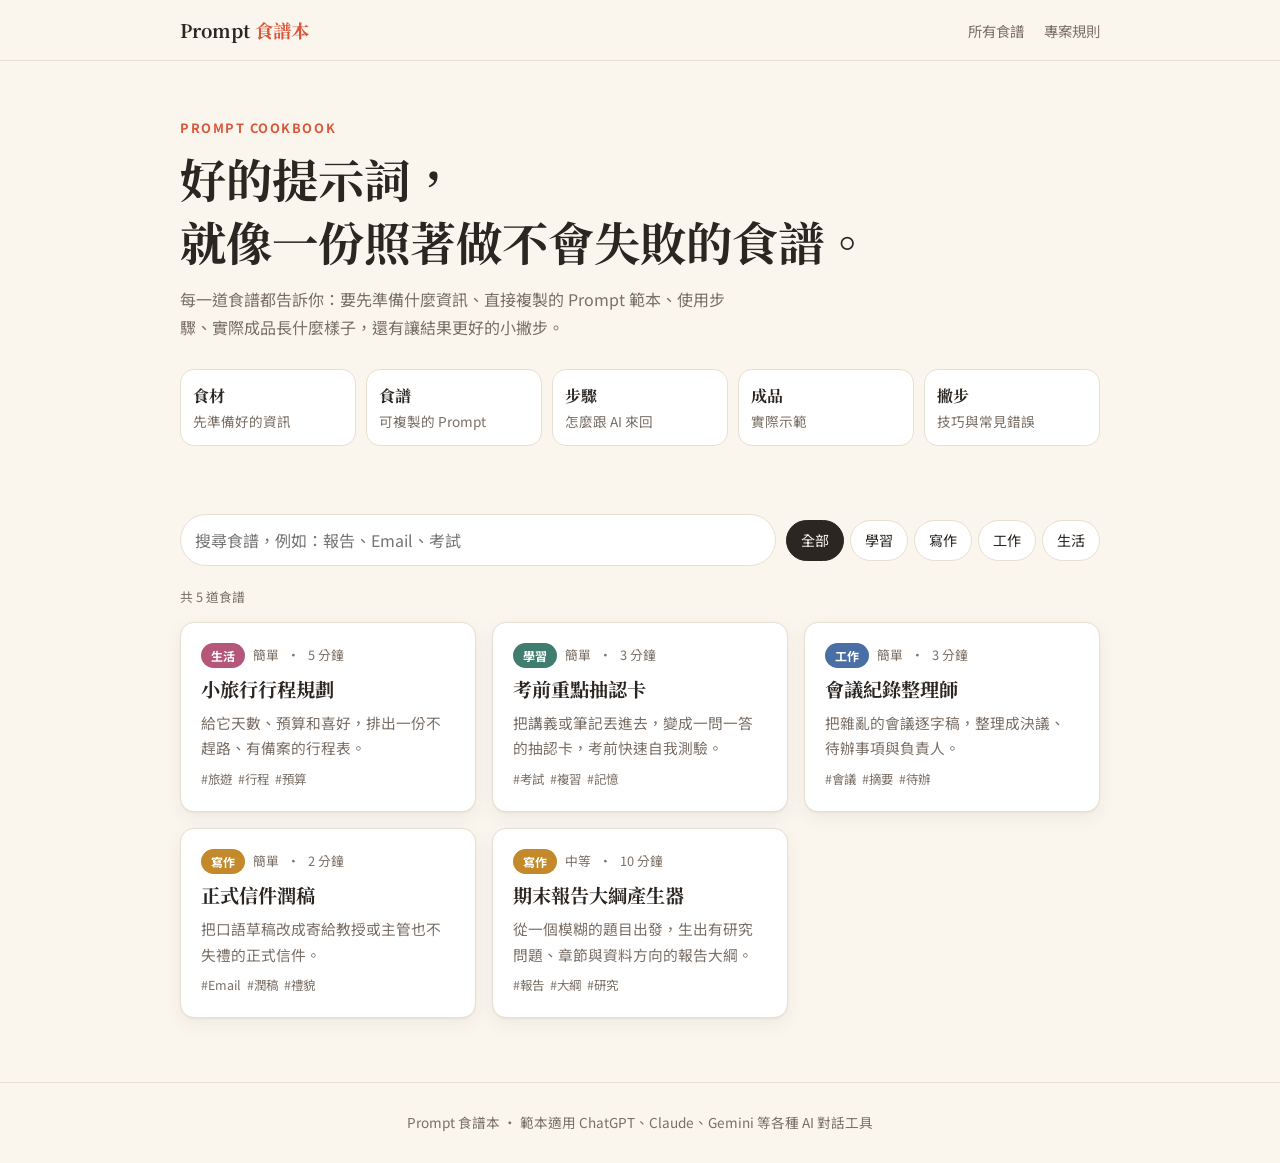
<file: index.html>
<!doctype html>
<html lang="zh-Hant-TW">
<head>
  <meta charset="utf-8">
  <meta name="viewport" content="width=device-width, initial-scale=1">
  <title>Prompt 食譜本</title>
  <meta name="description" content="給大學生的提示詞範本食譜：準備好食材、照著步驟，就能讓 AI 幫你做出好成品。">
  <link rel="preconnect" href="https://fonts.googleapis.com">
  <link rel="preconnect" href="https://fonts.gstatic.com" crossorigin>
  <link href="https://fonts.googleapis.com/css2?family=Noto+Sans+TC:wght@400;700&family=Noto+Serif+TC:wght@700&display=swap" rel="stylesheet">
  <link rel="stylesheet" href="assets/style.css">
</head>
<body>
  <header class="site-header">
    <div class="wrap">
      <a class="logo" href="index.html">Prompt <span>食譜本</span></a>
      <nav>
        <a href="#recipes">所有食譜</a>
        <a href="CLAUDE.md">專案規則</a>
      </nav>
    </div>
  </header>

  <main class="wrap">
    <section class="hero">
      <div class="eyebrow">PROMPT COOKBOOK</div>
      <h1>好的提示詞，<br>就像一份照著做不會失敗的食譜。</h1>
      <p>每一道食譜都告訴你：要先準備什麼資訊、直接複製的 Prompt 範本、使用步驟、實際成品長什麼樣子，還有讓結果更好的小撇步。</p>
      <div class="legend">
        <div><b>食材</b><span>先準備好的資訊</span></div>
        <div><b>食譜</b><span>可複製的 Prompt</span></div>
        <div><b>步驟</b><span>怎麼跟 AI 來回</span></div>
        <div><b>成品</b><span>實際示範</span></div>
        <div><b>撇步</b><span>技巧與常見錯誤</span></div>
      </div>
    </section>

    <section id="recipes">
      <div class="toolbar">
        <input id="search" class="search" type="search" placeholder="搜尋食譜，例如：報告、Email、考試" aria-label="搜尋食譜">
        <div id="chips" class="chips" role="group" aria-label="分類篩選"></div>
      </div>
      <p id="count" class="meta"></p>
      <div id="recipe-grid" class="grid"></div>
    </section>
  </main>

  <footer class="site-footer">
    <div class="wrap">Prompt 食譜本 · 範本適用 ChatGPT、Claude、Gemini 等各種 AI 對話工具</div>
  </footer>

  <script src="assets/recipes.js"></script>
  <script src="assets/main.js"></script>
</body>
</html>
</file>
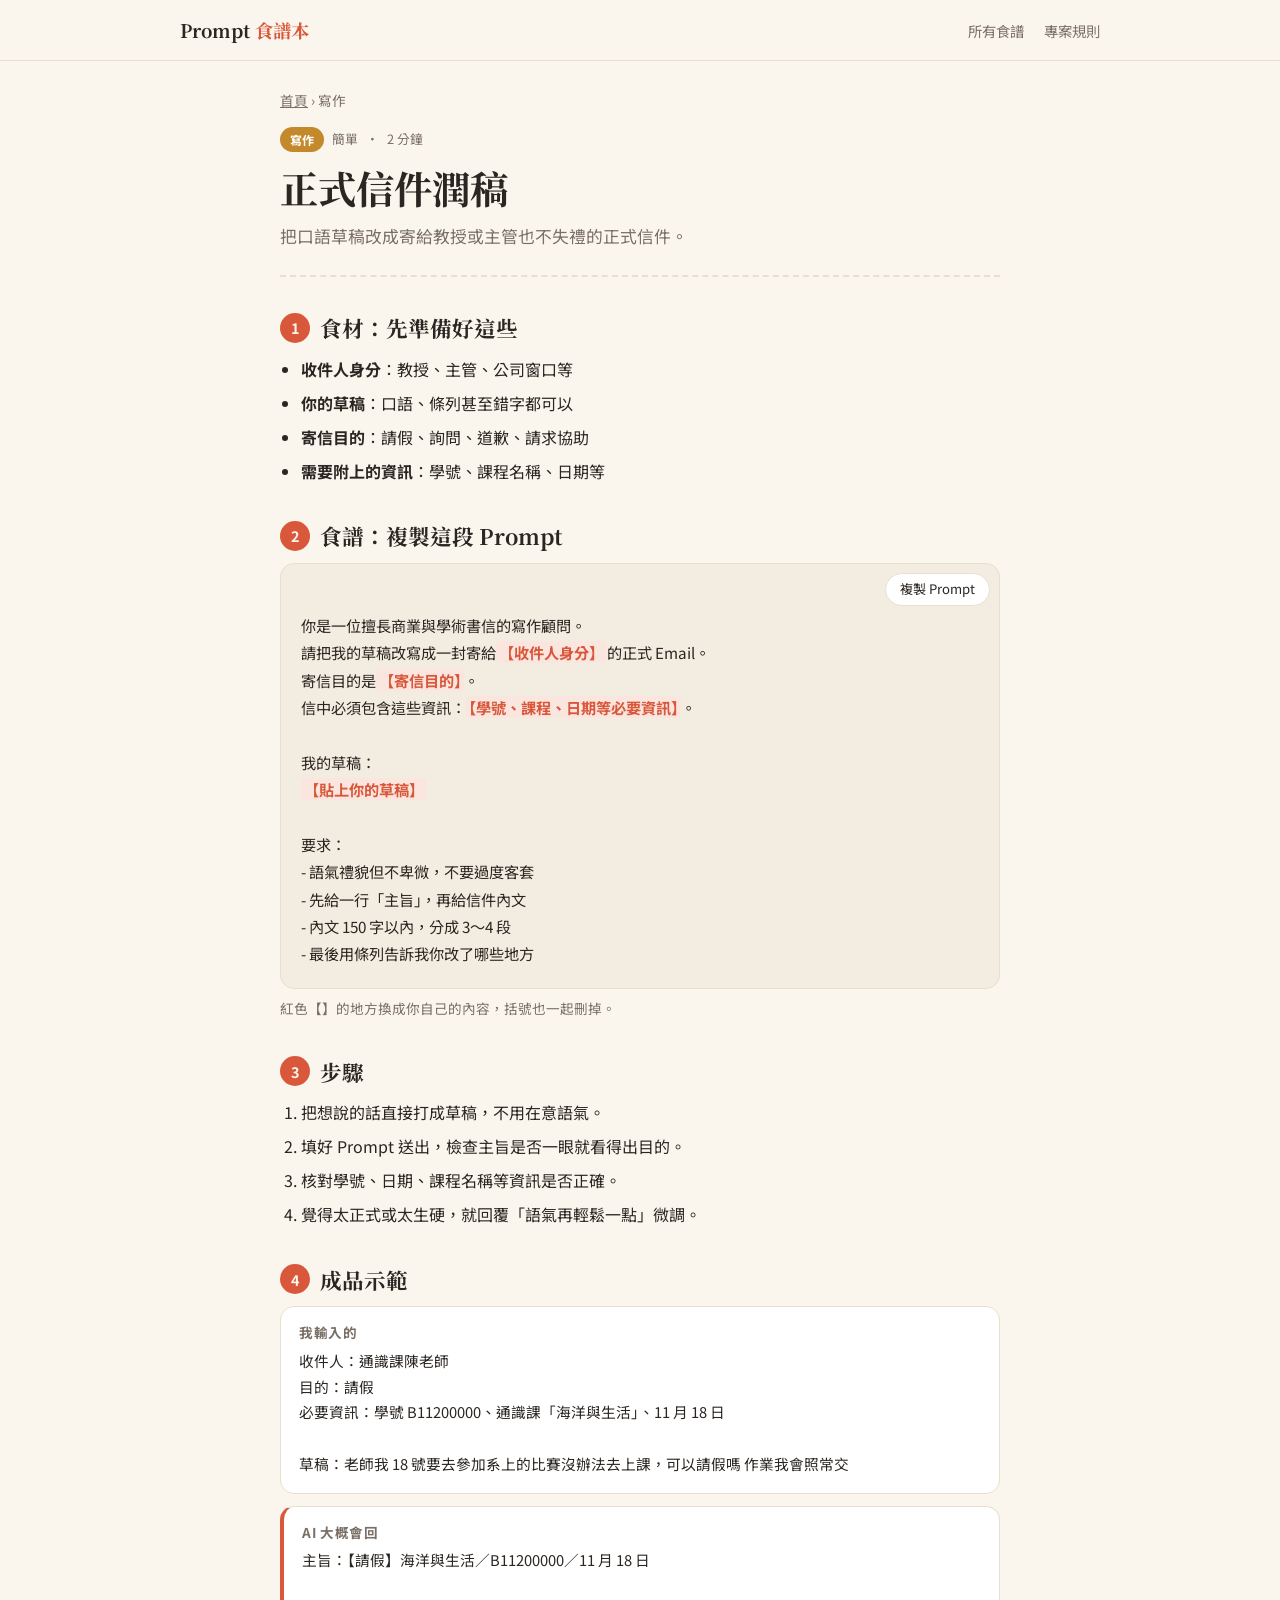
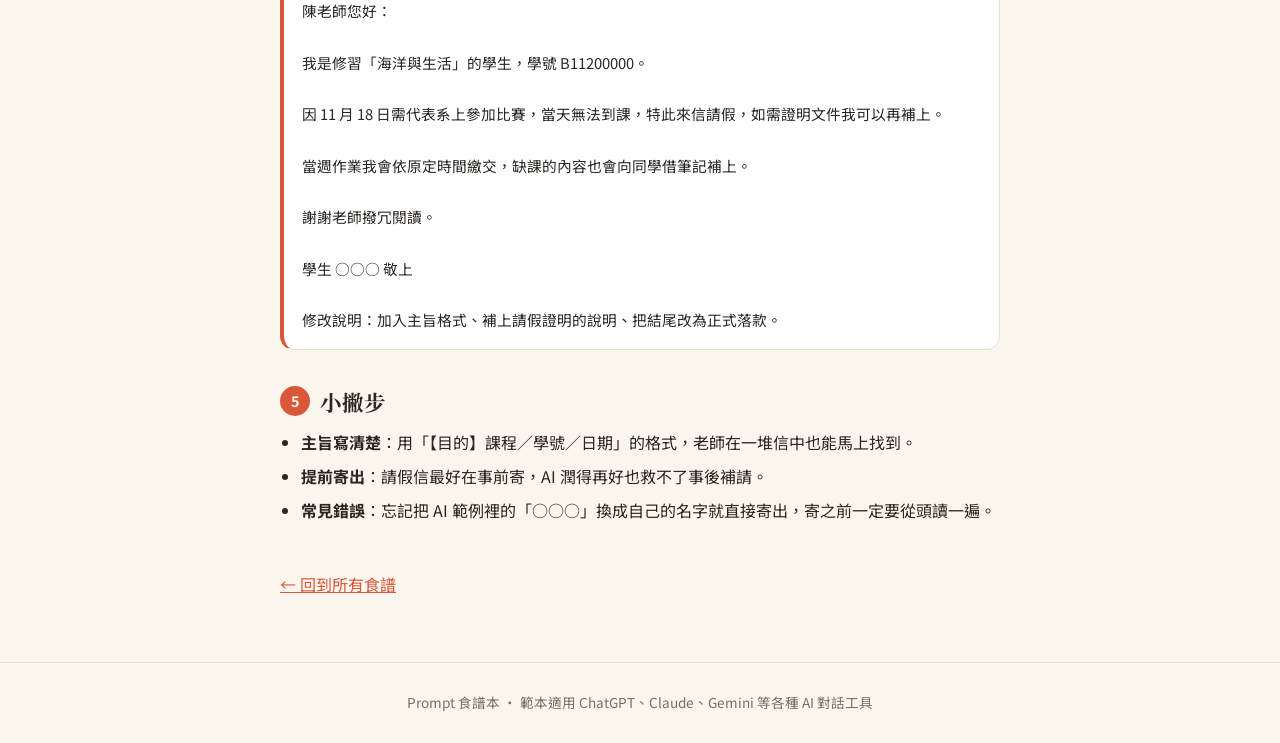
<file: recipes/email-polish.html>
<!doctype html>
<html lang="zh-Hant-TW">
<head>
  <meta charset="utf-8">
  <meta name="viewport" content="width=device-width, initial-scale=1">
  <title>正式信件潤稿｜Prompt 食譜本</title>
  <meta name="description" content="把口語草稿改成寄給教授或主管也不失禮的正式信件。">
  <link rel="preconnect" href="https://fonts.googleapis.com">
  <link rel="preconnect" href="https://fonts.gstatic.com" crossorigin>
  <link href="https://fonts.googleapis.com/css2?family=Noto+Sans+TC:wght@400;700&family=Noto+Serif+TC:wght@700&display=swap" rel="stylesheet">
  <link rel="stylesheet" href="../assets/style.css">
</head>
<body>
  <header class="site-header">
    <div class="wrap">
      <a class="logo" href="../index.html">Prompt <span>食譜本</span></a>
      <nav>
        <a href="../index.html#recipes">所有食譜</a>
        <a href="../CLAUDE.md">專案規則</a>
      </nav>
    </div>
  </header>

  <main class="wrap narrow">
    <!-- 區塊 0：頁首 -->
    <div class="crumbs"><a href="../index.html">首頁</a> › 寫作</div>
    <section class="recipe-head">
      <div class="meta">
        <span data-category="寫作">寫作</span>
        <span>簡單</span><span>·</span><span>2 分鐘</span>
      </div>
      <h1>正式信件潤稿</h1>
      <p class="lead">把口語草稿改成寄給教授或主管也不失禮的正式信件。</p>
    </section>

    <!-- 區塊 1：食材（3～6 項） -->
    <section class="section" id="ingredients">
      <h2><span class="num">1</span>食材：先準備好這些</h2>
      <ul>
        <li><strong>收件人身分</strong>：教授、主管、公司窗口等</li>
        <li><strong>你的草稿</strong>：口語、條列甚至錯字都可以</li>
        <li><strong>寄信目的</strong>：請假、詢問、道歉、請求協助</li>
        <li><strong>需要附上的資訊</strong>：學號、課程名稱、日期等</li>
      </ul>
    </section>

    <!-- 區塊 2：食譜（Prompt，6～20 行，【】標示要填的地方） -->
    <section class="section" id="prompt">
      <h2><span class="num">2</span>食譜：複製這段 Prompt</h2>
<pre class="prompt">你是一位擅長商業與學術書信的寫作顧問。
請把我的草稿改寫成一封寄給【收件人身分】的正式 Email。
寄信目的是【寄信目的】。
信中必須包含這些資訊：【學號、課程、日期等必要資訊】。

我的草稿：
【貼上你的草稿】

要求：
- 語氣禮貌但不卑微，不要過度客套
- 先給一行「主旨」，再給信件內文
- 內文 150 字以內，分成 3～4 段
- 最後用條列告訴我你改了哪些地方</pre>
      <p class="hint">紅色【】的地方換成你自己的內容，括號也一起刪掉。</p>
    </section>

    <!-- 區塊 3：步驟（3～5 步，動詞開頭） -->
    <section class="section" id="steps">
      <h2><span class="num">3</span>步驟</h2>
      <ol>
        <li>把想說的話直接打成草稿，不用在意語氣。</li>
        <li>填好 Prompt 送出，檢查主旨是否一眼就看得出目的。</li>
        <li>核對學號、日期、課程名稱等資訊是否正確。</li>
        <li>覺得太正式或太生硬，就回覆「語氣再輕鬆一點」微調。</li>
      </ol>
    </section>

    <!-- 區塊 4：成品示範（虛構例子） -->
    <section class="section" id="example">
      <h2><span class="num">4</span>成品示範</h2>
      <div class="examples">
        <div class="example-box">
          <h3>我輸入的</h3>
          <pre>收件人：通識課陳老師
目的：請假
必要資訊：學號 B11200000、通識課「海洋與生活」、11 月 18 日

草稿：老師我 18 號要去參加系上的比賽沒辦法去上課，可以請假嗎 作業我會照常交</pre>
        </div>
        <div class="example-box ai">
          <h3>AI 大概會回</h3>
          <pre>主旨：【請假】海洋與生活／B11200000／11 月 18 日

陳老師您好：

我是修習「海洋與生活」的學生，學號 B11200000。

因 11 月 18 日需代表系上參加比賽，當天無法到課，特此來信請假，如需證明文件我可以再補上。

當週作業我會依原定時間繳交，缺課的內容也會向同學借筆記補上。

謝謝老師撥冗閱讀。

學生 ○○○ 敬上

修改說明：加入主旨格式、補上請假證明的說明、把結尾改為正式落款。</pre>
        </div>
      </div>
    </section>

    <!-- 區塊 5：小撇步（2～4 項，至少一項常見錯誤） -->
    <section class="section" id="tips">
      <h2><span class="num">5</span>小撇步</h2>
      <ul>
        <li><strong>主旨寫清楚</strong>：用「【目的】課程／學號／日期」的格式，老師在一堆信中也能馬上找到。</li>
        <li><strong>提前寄出</strong>：請假信最好在事前寄，AI 潤得再好也救不了事後補請。</li>
        <li><strong>常見錯誤</strong>：忘記把 AI 範例裡的「○○○」換成自己的名字就直接寄出，寄之前一定要從頭讀一遍。</li>
      </ul>
    </section>

    <a class="back" href="../index.html#recipes">← 回到所有食譜</a>
  </main>

  <footer class="site-footer">
    <div class="wrap">Prompt 食譜本 · 範本適用 ChatGPT、Claude、Gemini 等各種 AI 對話工具</div>
  </footer>

  <script src="../assets/main.js"></script>
</body>
</html>
</file>
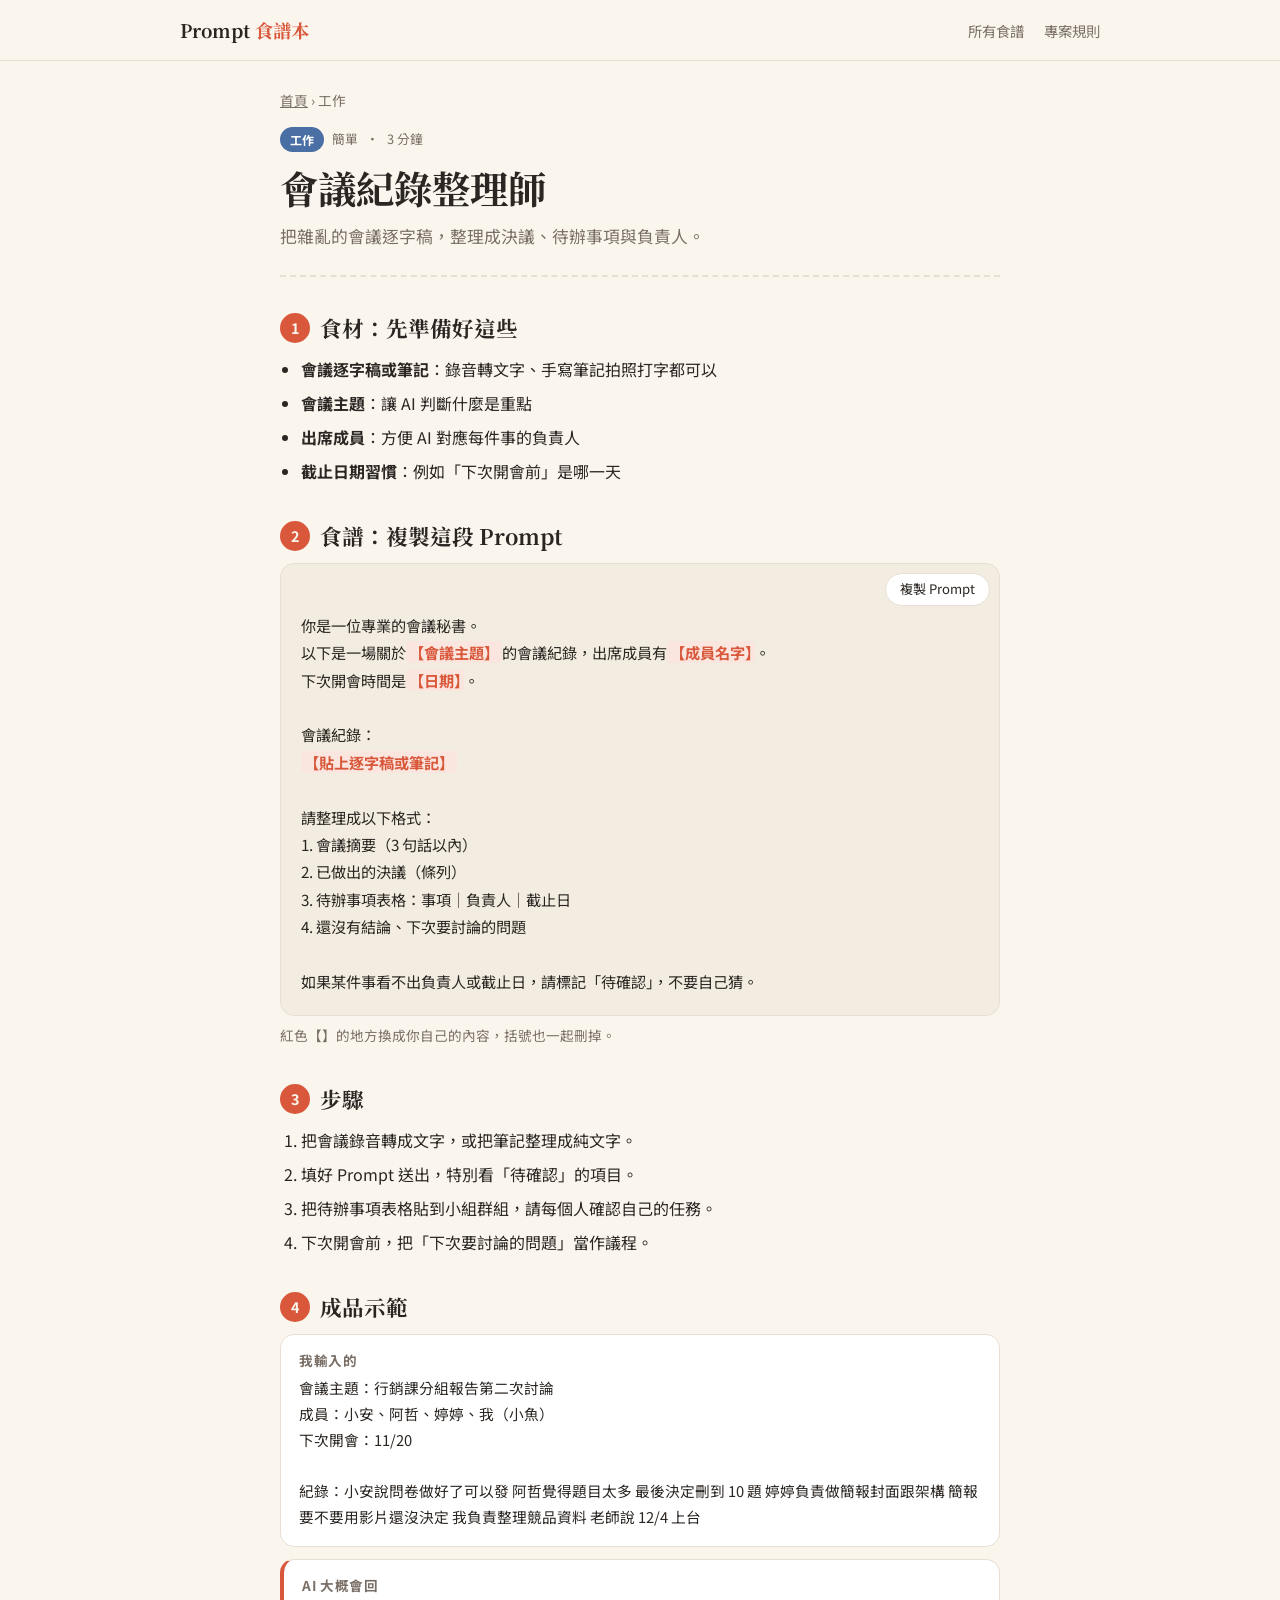
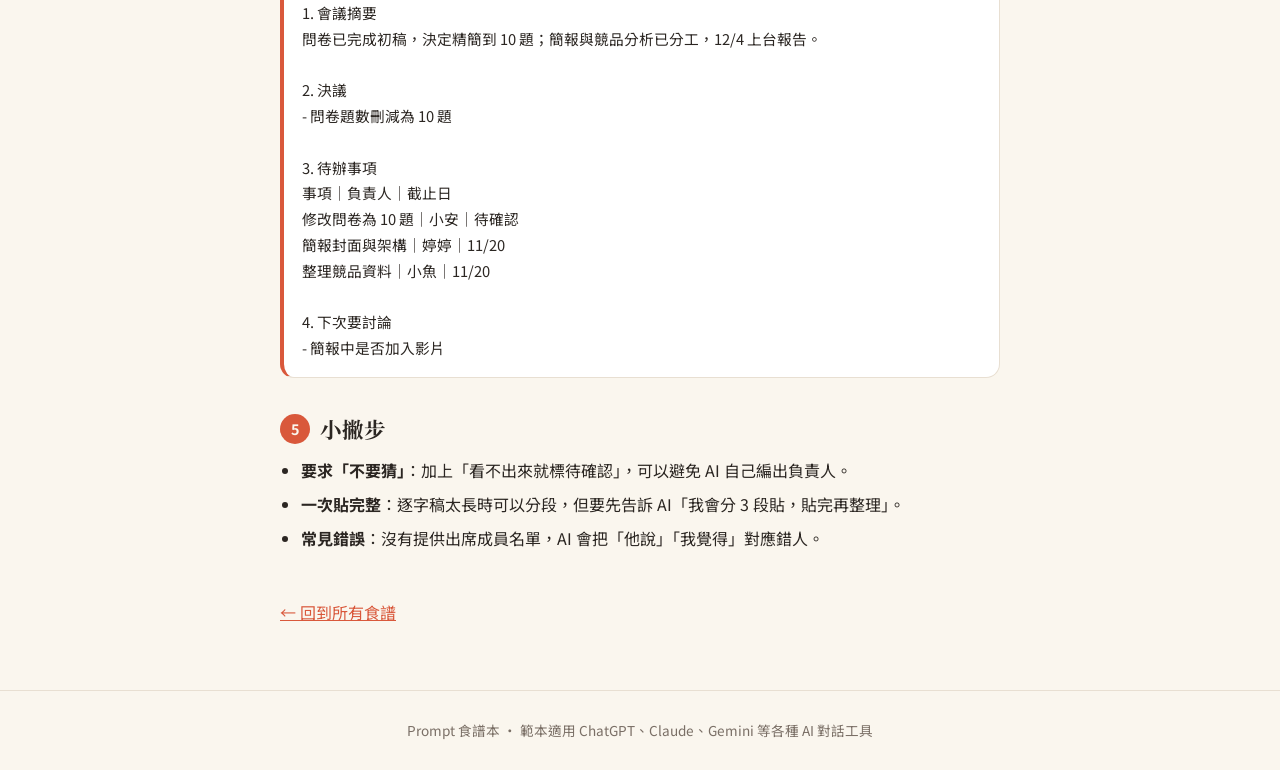
<file: recipes/meeting-notes.html>
<!doctype html>
<html lang="zh-Hant-TW">
<head>
  <meta charset="utf-8">
  <meta name="viewport" content="width=device-width, initial-scale=1">
  <title>會議紀錄整理師｜Prompt 食譜本</title>
  <meta name="description" content="把雜亂的會議逐字稿，整理成決議、待辦事項與負責人。">
  <link rel="preconnect" href="https://fonts.googleapis.com">
  <link rel="preconnect" href="https://fonts.gstatic.com" crossorigin>
  <link href="https://fonts.googleapis.com/css2?family=Noto+Sans+TC:wght@400;700&family=Noto+Serif+TC:wght@700&display=swap" rel="stylesheet">
  <link rel="stylesheet" href="../assets/style.css">
</head>
<body>
  <header class="site-header">
    <div class="wrap">
      <a class="logo" href="../index.html">Prompt <span>食譜本</span></a>
      <nav>
        <a href="../index.html#recipes">所有食譜</a>
        <a href="../CLAUDE.md">專案規則</a>
      </nav>
    </div>
  </header>

  <main class="wrap narrow">
    <!-- 區塊 0：頁首 -->
    <div class="crumbs"><a href="../index.html">首頁</a> › 工作</div>
    <section class="recipe-head">
      <div class="meta">
        <span data-category="工作">工作</span>
        <span>簡單</span><span>·</span><span>3 分鐘</span>
      </div>
      <h1>會議紀錄整理師</h1>
      <p class="lead">把雜亂的會議逐字稿，整理成決議、待辦事項與負責人。</p>
    </section>

    <!-- 區塊 1：食材（3～6 項） -->
    <section class="section" id="ingredients">
      <h2><span class="num">1</span>食材：先準備好這些</h2>
      <ul>
        <li><strong>會議逐字稿或筆記</strong>：錄音轉文字、手寫筆記拍照打字都可以</li>
        <li><strong>會議主題</strong>：讓 AI 判斷什麼是重點</li>
        <li><strong>出席成員</strong>：方便 AI 對應每件事的負責人</li>
        <li><strong>截止日期習慣</strong>：例如「下次開會前」是哪一天</li>
      </ul>
    </section>

    <!-- 區塊 2：食譜（Prompt，6～20 行，【】標示要填的地方） -->
    <section class="section" id="prompt">
      <h2><span class="num">2</span>食譜：複製這段 Prompt</h2>
<pre class="prompt">你是一位專業的會議秘書。
以下是一場關於【會議主題】的會議紀錄，出席成員有【成員名字】。
下次開會時間是【日期】。

會議紀錄：
【貼上逐字稿或筆記】

請整理成以下格式：
1. 會議摘要（3 句話以內）
2. 已做出的決議（條列）
3. 待辦事項表格：事項｜負責人｜截止日
4. 還沒有結論、下次要討論的問題

如果某件事看不出負責人或截止日，請標記「待確認」，不要自己猜。</pre>
      <p class="hint">紅色【】的地方換成你自己的內容，括號也一起刪掉。</p>
    </section>

    <!-- 區塊 3：步驟（3～5 步，動詞開頭） -->
    <section class="section" id="steps">
      <h2><span class="num">3</span>步驟</h2>
      <ol>
        <li>把會議錄音轉成文字，或把筆記整理成純文字。</li>
        <li>填好 Prompt 送出，特別看「待確認」的項目。</li>
        <li>把待辦事項表格貼到小組群組，請每個人確認自己的任務。</li>
        <li>下次開會前，把「下次要討論的問題」當作議程。</li>
      </ol>
    </section>

    <!-- 區塊 4：成品示範（虛構例子） -->
    <section class="section" id="example">
      <h2><span class="num">4</span>成品示範</h2>
      <div class="examples">
        <div class="example-box">
          <h3>我輸入的</h3>
          <pre>會議主題：行銷課分組報告第二次討論
成員：小安、阿哲、婷婷、我（小魚）
下次開會：11/20

紀錄：小安說問卷做好了可以發 阿哲覺得題目太多 最後決定刪到 10 題 婷婷負責做簡報封面跟架構 簡報要不要用影片還沒決定 我負責整理競品資料 老師說 12/4 上台</pre>
        </div>
        <div class="example-box ai">
          <h3>AI 大概會回</h3>
          <pre>1. 會議摘要
問卷已完成初稿，決定精簡到 10 題；簡報與競品分析已分工，12/4 上台報告。

2. 決議
- 問卷題數刪減為 10 題

3. 待辦事項
事項｜負責人｜截止日
修改問卷為 10 題｜小安｜待確認
簡報封面與架構｜婷婷｜11/20
整理競品資料｜小魚｜11/20

4. 下次要討論
- 簡報中是否加入影片</pre>
        </div>
      </div>
    </section>

    <!-- 區塊 5：小撇步（2～4 項，至少一項常見錯誤） -->
    <section class="section" id="tips">
      <h2><span class="num">5</span>小撇步</h2>
      <ul>
        <li><strong>要求「不要猜」</strong>：加上「看不出來就標待確認」，可以避免 AI 自己編出負責人。</li>
        <li><strong>一次貼完整</strong>：逐字稿太長時可以分段，但要先告訴 AI「我會分 3 段貼，貼完再整理」。</li>
        <li><strong>常見錯誤</strong>：沒有提供出席成員名單，AI 會把「他說」「我覺得」對應錯人。</li>
      </ul>
    </section>

    <a class="back" href="../index.html#recipes">← 回到所有食譜</a>
  </main>

  <footer class="site-footer">
    <div class="wrap">Prompt 食譜本 · 範本適用 ChatGPT、Claude、Gemini 等各種 AI 對話工具</div>
  </footer>

  <script src="../assets/main.js"></script>
</body>
</html>
</file>
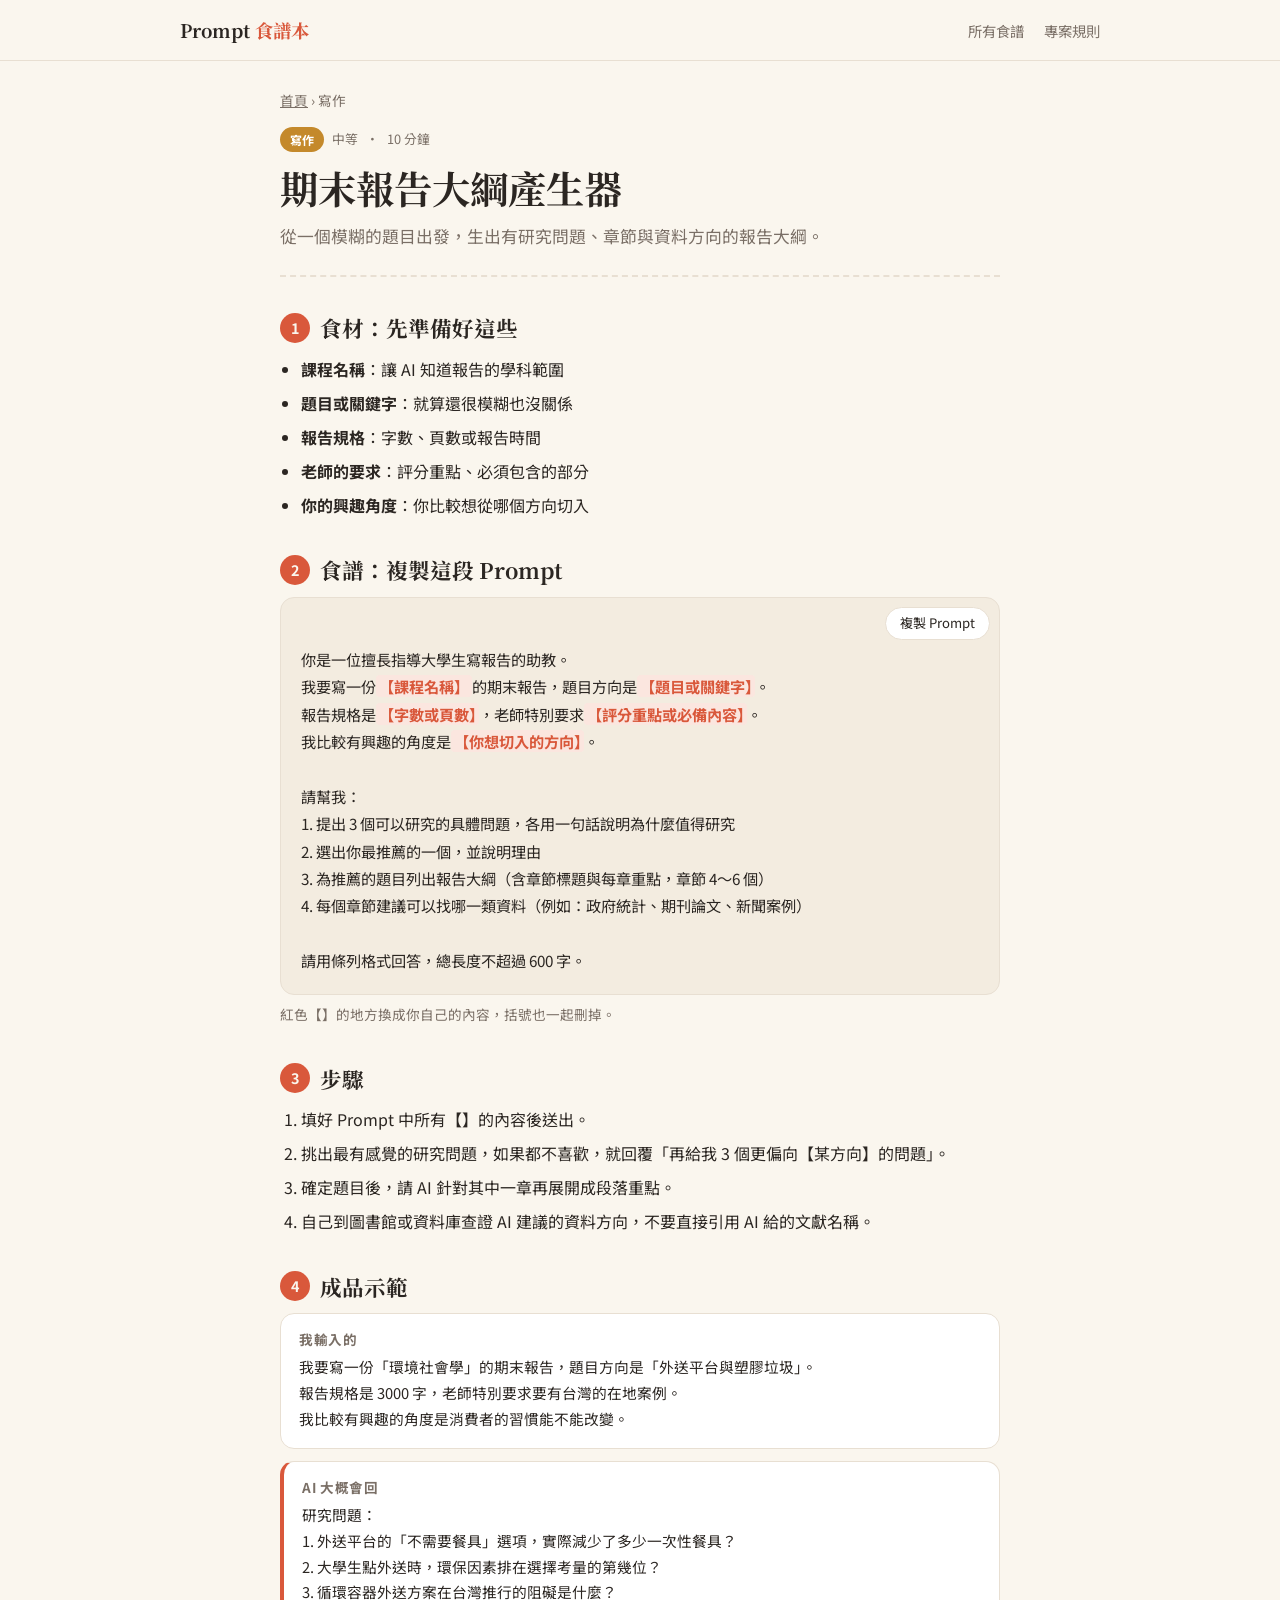
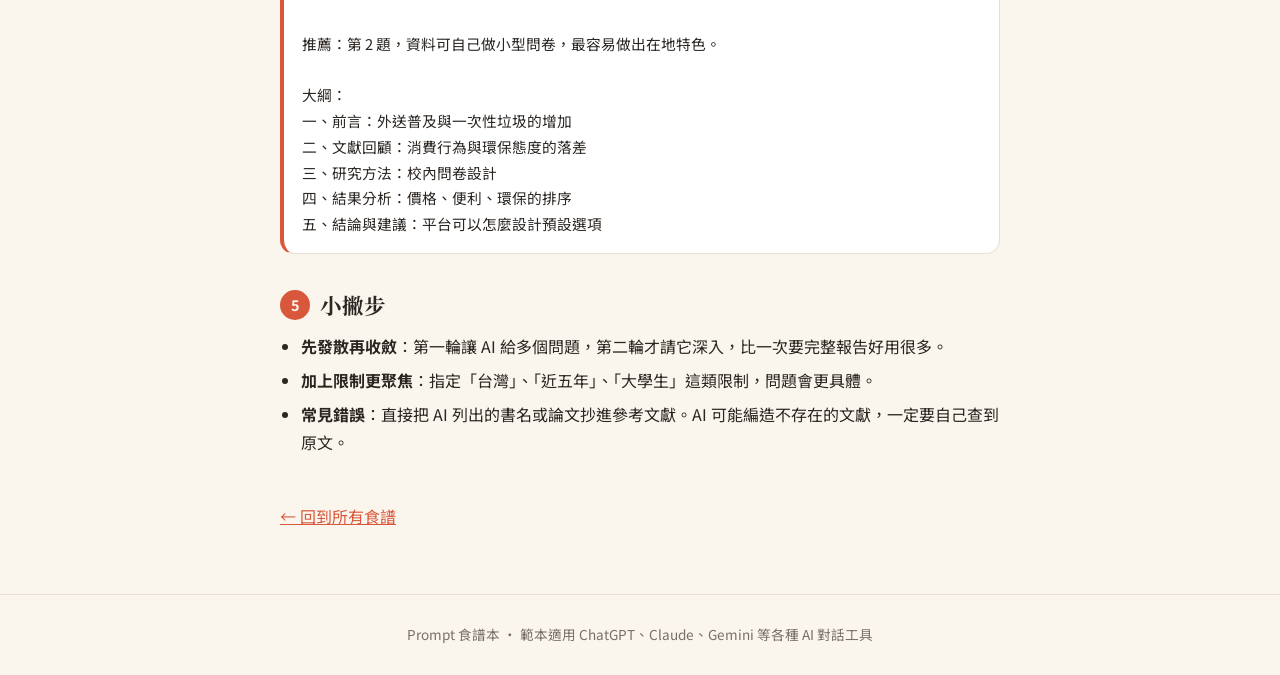
<file: recipes/report-outline.html>
<!doctype html>
<html lang="zh-Hant-TW">
<head>
  <meta charset="utf-8">
  <meta name="viewport" content="width=device-width, initial-scale=1">
  <title>期末報告大綱產生器｜Prompt 食譜本</title>
  <meta name="description" content="從一個模糊的題目出發，生出有研究問題、章節與資料方向的報告大綱。">
  <link rel="preconnect" href="https://fonts.googleapis.com">
  <link rel="preconnect" href="https://fonts.gstatic.com" crossorigin>
  <link href="https://fonts.googleapis.com/css2?family=Noto+Sans+TC:wght@400;700&family=Noto+Serif+TC:wght@700&display=swap" rel="stylesheet">
  <link rel="stylesheet" href="../assets/style.css">
</head>
<body>
  <header class="site-header">
    <div class="wrap">
      <a class="logo" href="../index.html">Prompt <span>食譜本</span></a>
      <nav>
        <a href="../index.html#recipes">所有食譜</a>
        <a href="../CLAUDE.md">專案規則</a>
      </nav>
    </div>
  </header>

  <main class="wrap narrow">
    <!-- 區塊 0：頁首 -->
    <div class="crumbs"><a href="../index.html">首頁</a> › 寫作</div>
    <section class="recipe-head">
      <div class="meta">
        <span data-category="寫作">寫作</span>
        <span>中等</span><span>·</span><span>10 分鐘</span>
      </div>
      <h1>期末報告大綱產生器</h1>
      <p class="lead">從一個模糊的題目出發，生出有研究問題、章節與資料方向的報告大綱。</p>
    </section>

    <!-- 區塊 1：食材（3～6 項） -->
    <section class="section" id="ingredients">
      <h2><span class="num">1</span>食材：先準備好這些</h2>
      <ul>
        <li><strong>課程名稱</strong>：讓 AI 知道報告的學科範圍</li>
        <li><strong>題目或關鍵字</strong>：就算還很模糊也沒關係</li>
        <li><strong>報告規格</strong>：字數、頁數或報告時間</li>
        <li><strong>老師的要求</strong>：評分重點、必須包含的部分</li>
        <li><strong>你的興趣角度</strong>：你比較想從哪個方向切入</li>
      </ul>
    </section>

    <!-- 區塊 2：食譜（Prompt，6～20 行，【】標示要填的地方） -->
    <section class="section" id="prompt">
      <h2><span class="num">2</span>食譜：複製這段 Prompt</h2>
<pre class="prompt">你是一位擅長指導大學生寫報告的助教。
我要寫一份【課程名稱】的期末報告，題目方向是【題目或關鍵字】。
報告規格是【字數或頁數】，老師特別要求【評分重點或必備內容】。
我比較有興趣的角度是【你想切入的方向】。

請幫我：
1. 提出 3 個可以研究的具體問題，各用一句話說明為什麼值得研究
2. 選出你最推薦的一個，並說明理由
3. 為推薦的題目列出報告大綱（含章節標題與每章重點，章節 4～6 個）
4. 每個章節建議可以找哪一類資料（例如：政府統計、期刊論文、新聞案例）

請用條列格式回答，總長度不超過 600 字。</pre>
      <p class="hint">紅色【】的地方換成你自己的內容，括號也一起刪掉。</p>
    </section>

    <!-- 區塊 3：步驟（3～5 步，動詞開頭） -->
    <section class="section" id="steps">
      <h2><span class="num">3</span>步驟</h2>
      <ol>
        <li>填好 Prompt 中所有【】的內容後送出。</li>
        <li>挑出最有感覺的研究問題，如果都不喜歡，就回覆「再給我 3 個更偏向【某方向】的問題」。</li>
        <li>確定題目後，請 AI 針對其中一章再展開成段落重點。</li>
        <li>自己到圖書館或資料庫查證 AI 建議的資料方向，不要直接引用 AI 給的文獻名稱。</li>
      </ol>
    </section>

    <!-- 區塊 4：成品示範（虛構例子） -->
    <section class="section" id="example">
      <h2><span class="num">4</span>成品示範</h2>
      <div class="examples">
        <div class="example-box">
          <h3>我輸入的</h3>
          <pre>我要寫一份「環境社會學」的期末報告，題目方向是「外送平台與塑膠垃圾」。
報告規格是 3000 字，老師特別要求要有台灣的在地案例。
我比較有興趣的角度是消費者的習慣能不能改變。</pre>
        </div>
        <div class="example-box ai">
          <h3>AI 大概會回</h3>
          <pre>研究問題：
1. 外送平台的「不需要餐具」選項，實際減少了多少一次性餐具？
2. 大學生點外送時，環保因素排在選擇考量的第幾位？
3. 循環容器外送方案在台灣推行的阻礙是什麼？

推薦：第 2 題，資料可自己做小型問卷，最容易做出在地特色。

大綱：
一、前言：外送普及與一次性垃圾的增加
二、文獻回顧：消費行為與環保態度的落差
三、研究方法：校內問卷設計
四、結果分析：價格、便利、環保的排序
五、結論與建議：平台可以怎麼設計預設選項</pre>
        </div>
      </div>
    </section>

    <!-- 區塊 5：小撇步（2～4 項，至少一項常見錯誤） -->
    <section class="section" id="tips">
      <h2><span class="num">5</span>小撇步</h2>
      <ul>
        <li><strong>先發散再收斂</strong>：第一輪讓 AI 給多個問題，第二輪才請它深入，比一次要完整報告好用很多。</li>
        <li><strong>加上限制更聚焦</strong>：指定「台灣」、「近五年」、「大學生」這類限制，問題會更具體。</li>
        <li><strong>常見錯誤</strong>：直接把 AI 列出的書名或論文抄進參考文獻。AI 可能編造不存在的文獻，一定要自己查到原文。</li>
      </ul>
    </section>

    <a class="back" href="../index.html#recipes">← 回到所有食譜</a>
  </main>

  <footer class="site-footer">
    <div class="wrap">Prompt 食譜本 · 範本適用 ChatGPT、Claude、Gemini 等各種 AI 對話工具</div>
  </footer>

  <script src="../assets/main.js"></script>
</body>
</html>
</file>
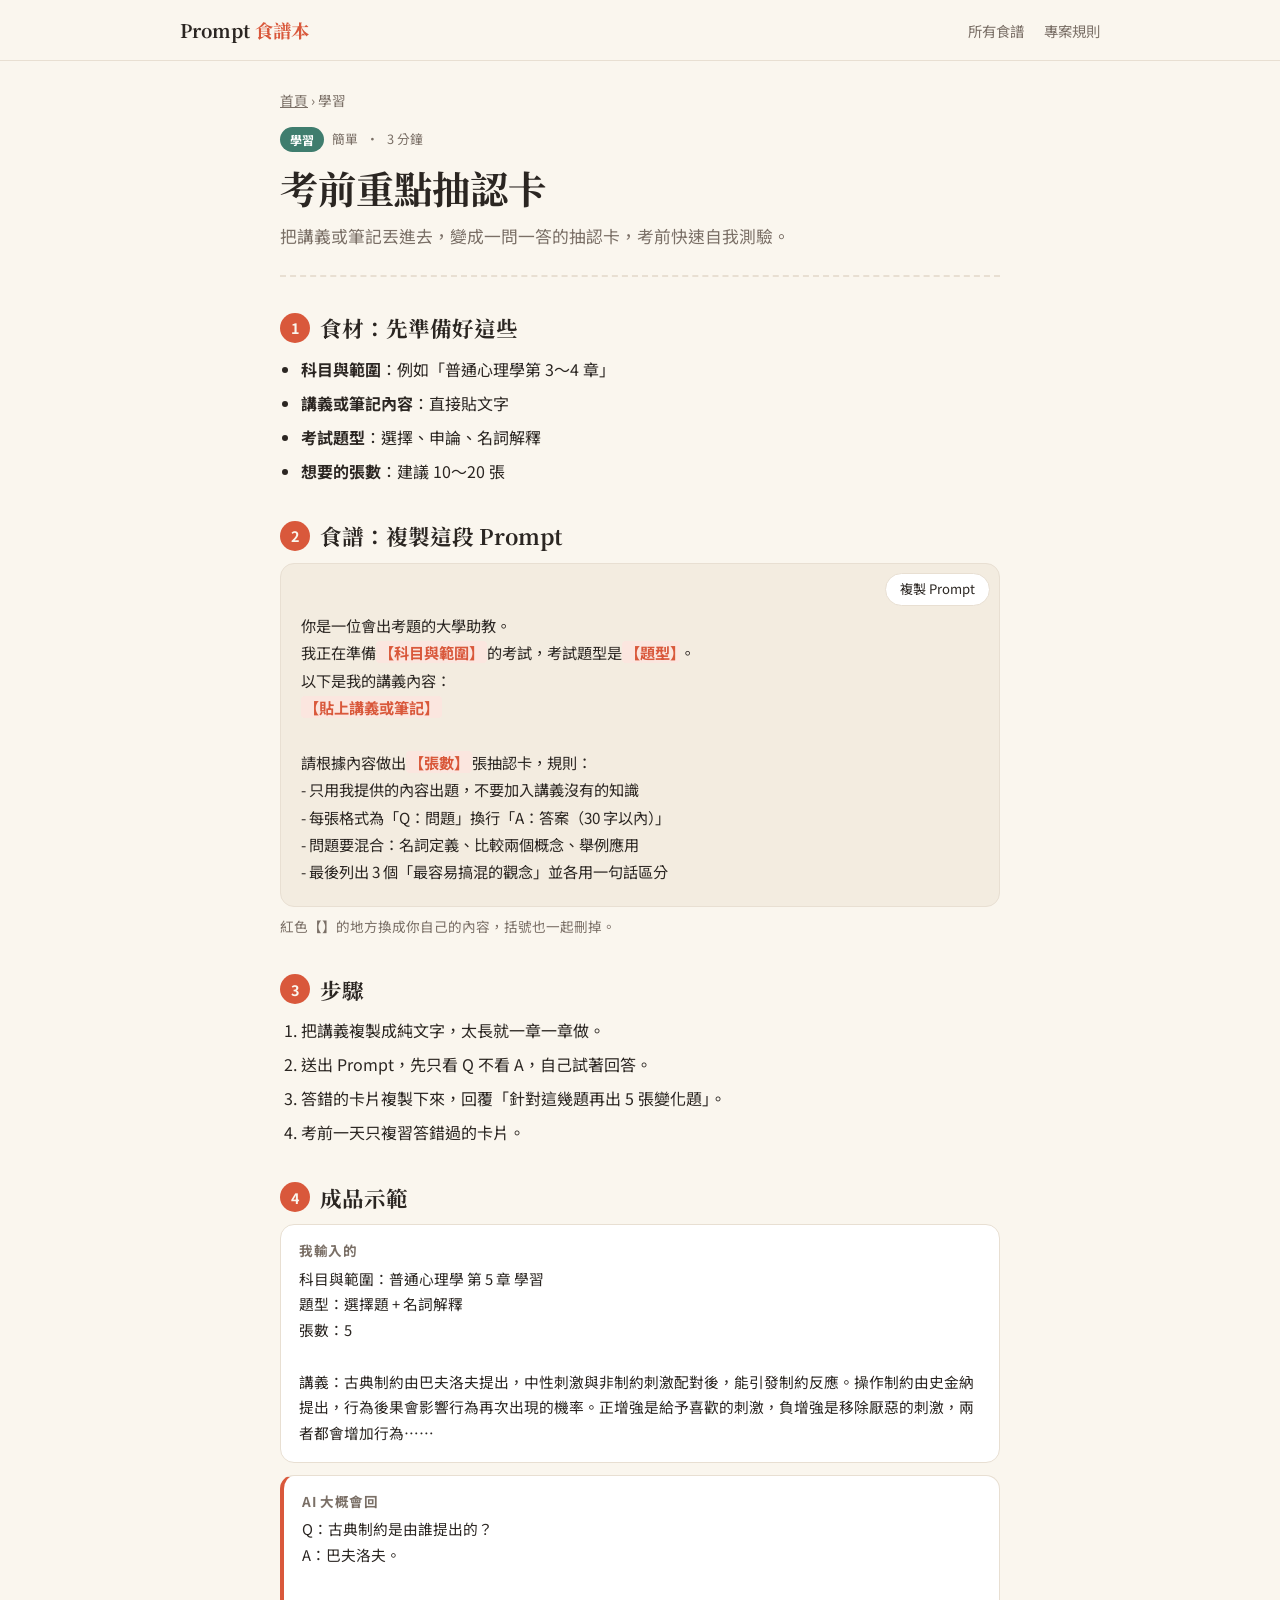
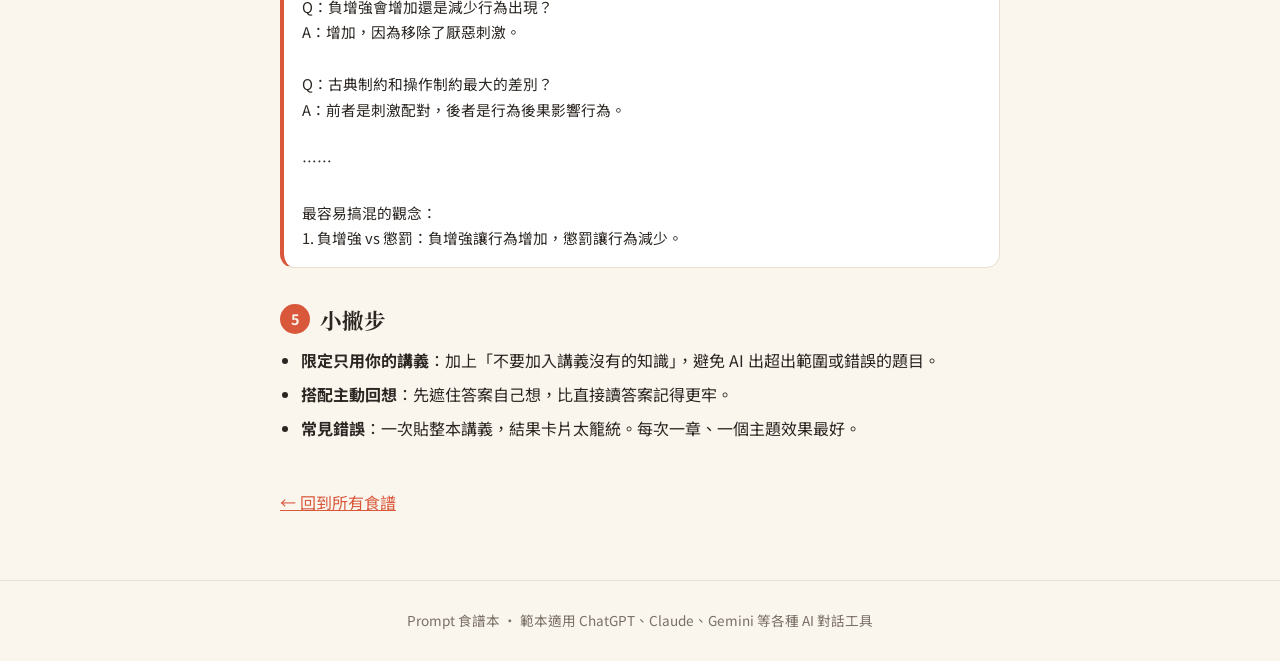
<file: recipes/study-flashcards.html>
<!doctype html>
<html lang="zh-Hant-TW">
<head>
  <meta charset="utf-8">
  <meta name="viewport" content="width=device-width, initial-scale=1">
  <title>考前重點抽認卡｜Prompt 食譜本</title>
  <meta name="description" content="把講義或筆記丟進去，變成一問一答的抽認卡，考前快速自我測驗。">
  <link rel="preconnect" href="https://fonts.googleapis.com">
  <link rel="preconnect" href="https://fonts.gstatic.com" crossorigin>
  <link href="https://fonts.googleapis.com/css2?family=Noto+Sans+TC:wght@400;700&family=Noto+Serif+TC:wght@700&display=swap" rel="stylesheet">
  <link rel="stylesheet" href="../assets/style.css">
</head>
<body>
  <header class="site-header">
    <div class="wrap">
      <a class="logo" href="../index.html">Prompt <span>食譜本</span></a>
      <nav>
        <a href="../index.html#recipes">所有食譜</a>
        <a href="../CLAUDE.md">專案規則</a>
      </nav>
    </div>
  </header>

  <main class="wrap narrow">
    <!-- 區塊 0：頁首 -->
    <div class="crumbs"><a href="../index.html">首頁</a> › 學習</div>
    <section class="recipe-head">
      <div class="meta">
        <span data-category="學習">學習</span>
        <span>簡單</span><span>·</span><span>3 分鐘</span>
      </div>
      <h1>考前重點抽認卡</h1>
      <p class="lead">把講義或筆記丟進去，變成一問一答的抽認卡，考前快速自我測驗。</p>
    </section>

    <!-- 區塊 1：食材（3～6 項） -->
    <section class="section" id="ingredients">
      <h2><span class="num">1</span>食材：先準備好這些</h2>
      <ul>
        <li><strong>科目與範圍</strong>：例如「普通心理學第 3～4 章」</li>
        <li><strong>講義或筆記內容</strong>：直接貼文字</li>
        <li><strong>考試題型</strong>：選擇、申論、名詞解釋</li>
        <li><strong>想要的張數</strong>：建議 10～20 張</li>
      </ul>
    </section>

    <!-- 區塊 2：食譜（Prompt，6～20 行，【】標示要填的地方） -->
    <section class="section" id="prompt">
      <h2><span class="num">2</span>食譜：複製這段 Prompt</h2>
<pre class="prompt">你是一位會出考題的大學助教。
我正在準備【科目與範圍】的考試，考試題型是【題型】。
以下是我的講義內容：
【貼上講義或筆記】

請根據內容做出【張數】張抽認卡，規則：
- 只用我提供的內容出題，不要加入講義沒有的知識
- 每張格式為「Q：問題」換行「A：答案（30 字以內）」
- 問題要混合：名詞定義、比較兩個概念、舉例應用
- 最後列出 3 個「最容易搞混的觀念」並各用一句話區分</pre>
      <p class="hint">紅色【】的地方換成你自己的內容，括號也一起刪掉。</p>
    </section>

    <!-- 區塊 3：步驟（3～5 步，動詞開頭） -->
    <section class="section" id="steps">
      <h2><span class="num">3</span>步驟</h2>
      <ol>
        <li>把講義複製成純文字，太長就一章一章做。</li>
        <li>送出 Prompt，先只看 Q 不看 A，自己試著回答。</li>
        <li>答錯的卡片複製下來，回覆「針對這幾題再出 5 張變化題」。</li>
        <li>考前一天只複習答錯過的卡片。</li>
      </ol>
    </section>

    <!-- 區塊 4：成品示範（虛構例子） -->
    <section class="section" id="example">
      <h2><span class="num">4</span>成品示範</h2>
      <div class="examples">
        <div class="example-box">
          <h3>我輸入的</h3>
          <pre>科目與範圍：普通心理學 第 5 章 學習
題型：選擇題 + 名詞解釋
張數：5

講義：古典制約由巴夫洛夫提出，中性刺激與非制約刺激配對後，能引發制約反應。操作制約由史金納提出，行為後果會影響行為再次出現的機率。正增強是給予喜歡的刺激，負增強是移除厭惡的刺激，兩者都會增加行為……</pre>
        </div>
        <div class="example-box ai">
          <h3>AI 大概會回</h3>
          <pre>Q：古典制約是由誰提出的？
A：巴夫洛夫。

Q：負增強會增加還是減少行為出現？
A：增加，因為移除了厭惡刺激。

Q：古典制約和操作制約最大的差別？
A：前者是刺激配對，後者是行為後果影響行為。

……

最容易搞混的觀念：
1. 負增強 vs 懲罰：負增強讓行為增加，懲罰讓行為減少。</pre>
        </div>
      </div>
    </section>

    <!-- 區塊 5：小撇步（2～4 項，至少一項常見錯誤） -->
    <section class="section" id="tips">
      <h2><span class="num">5</span>小撇步</h2>
      <ul>
        <li><strong>限定只用你的講義</strong>：加上「不要加入講義沒有的知識」，避免 AI 出超出範圍或錯誤的題目。</li>
        <li><strong>搭配主動回想</strong>：先遮住答案自己想，比直接讀答案記得更牢。</li>
        <li><strong>常見錯誤</strong>：一次貼整本講義，結果卡片太籠統。每次一章、一個主題效果最好。</li>
      </ul>
    </section>

    <a class="back" href="../index.html#recipes">← 回到所有食譜</a>
  </main>

  <footer class="site-footer">
    <div class="wrap">Prompt 食譜本 · 範本適用 ChatGPT、Claude、Gemini 等各種 AI 對話工具</div>
  </footer>

  <script src="../assets/main.js"></script>
</body>
</html>
</file>
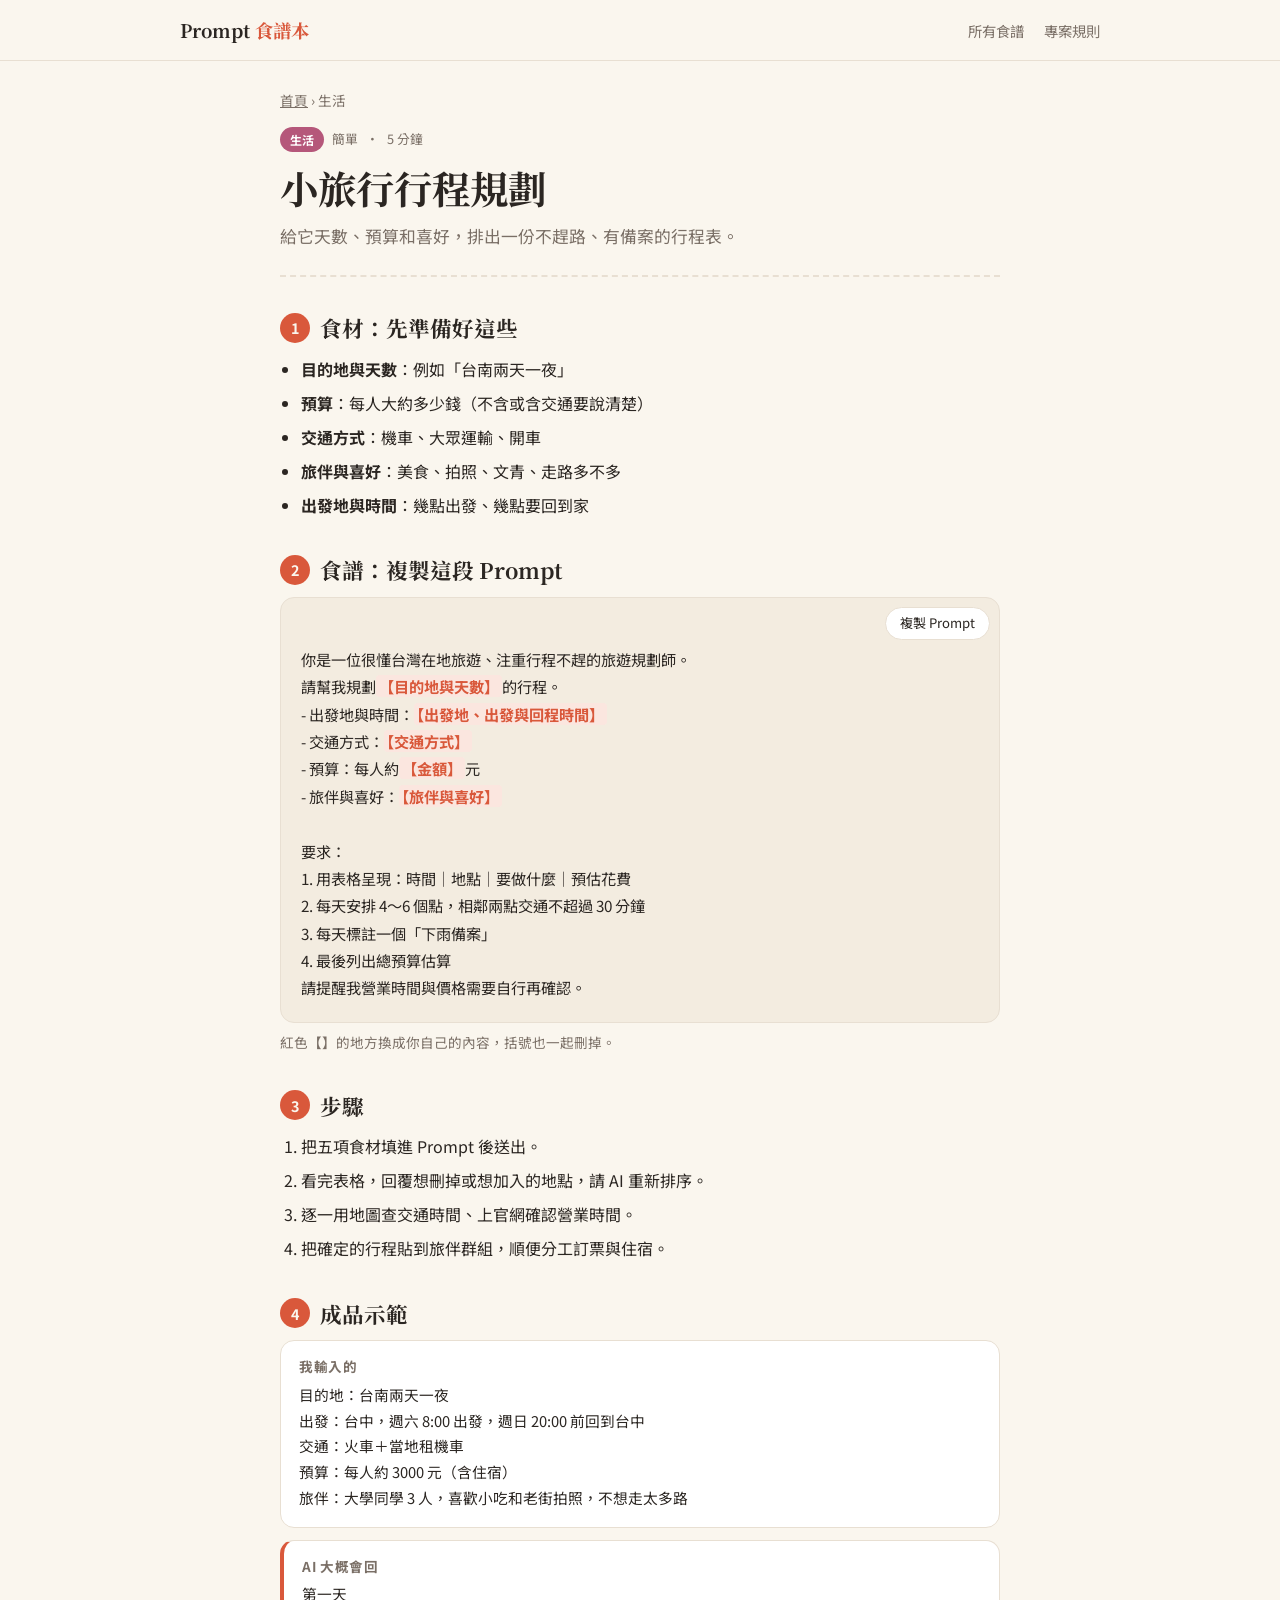
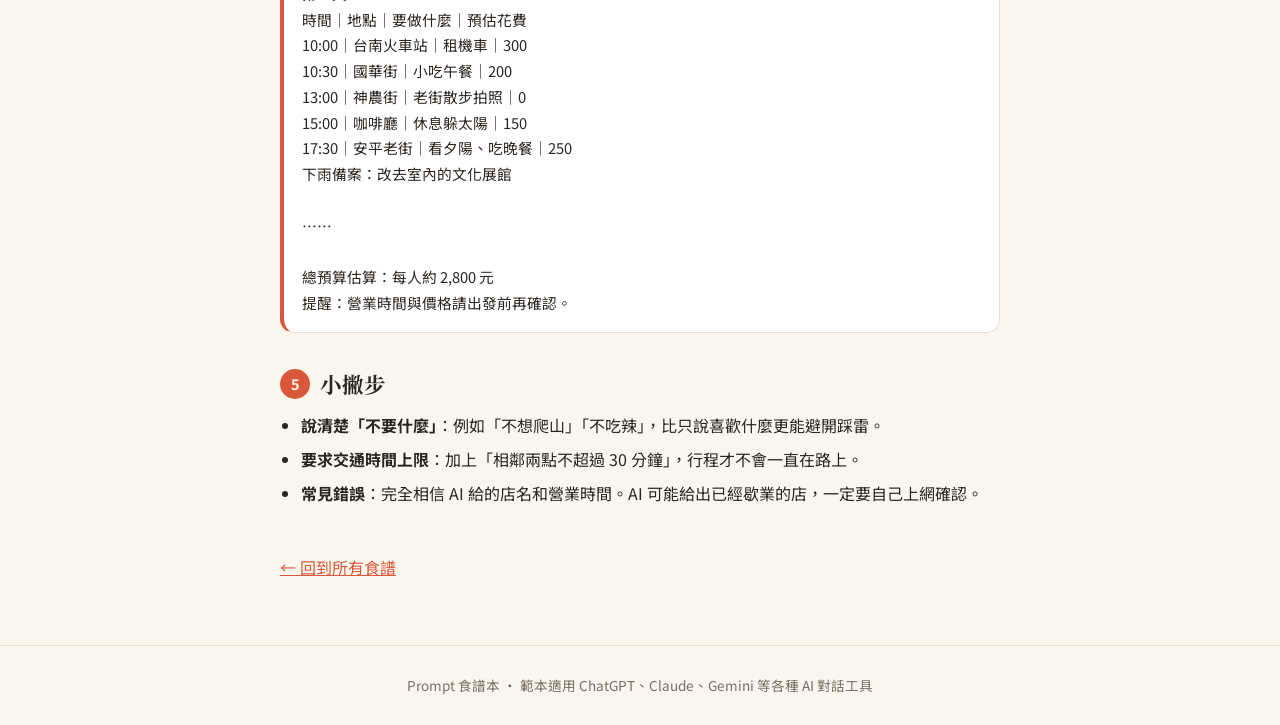
<file: recipes/trip-planner.html>
<!doctype html>
<html lang="zh-Hant-TW">
<head>
  <meta charset="utf-8">
  <meta name="viewport" content="width=device-width, initial-scale=1">
  <title>小旅行行程規劃｜Prompt 食譜本</title>
  <meta name="description" content="給它天數、預算和喜好，排出一份不趕路、有備案的行程表。">
  <link rel="preconnect" href="https://fonts.googleapis.com">
  <link rel="preconnect" href="https://fonts.gstatic.com" crossorigin>
  <link href="https://fonts.googleapis.com/css2?family=Noto+Sans+TC:wght@400;700&family=Noto+Serif+TC:wght@700&display=swap" rel="stylesheet">
  <link rel="stylesheet" href="../assets/style.css">
</head>
<body>
  <header class="site-header">
    <div class="wrap">
      <a class="logo" href="../index.html">Prompt <span>食譜本</span></a>
      <nav>
        <a href="../index.html#recipes">所有食譜</a>
        <a href="../CLAUDE.md">專案規則</a>
      </nav>
    </div>
  </header>

  <main class="wrap narrow">
    <!-- 區塊 0：頁首 -->
    <div class="crumbs"><a href="../index.html">首頁</a> › 生活</div>
    <section class="recipe-head">
      <div class="meta">
        <span data-category="生活">生活</span>
        <span>簡單</span><span>·</span><span>5 分鐘</span>
      </div>
      <h1>小旅行行程規劃</h1>
      <p class="lead">給它天數、預算和喜好，排出一份不趕路、有備案的行程表。</p>
    </section>

    <!-- 區塊 1：食材（3～6 項） -->
    <section class="section" id="ingredients">
      <h2><span class="num">1</span>食材：先準備好這些</h2>
      <ul>
        <li><strong>目的地與天數</strong>：例如「台南兩天一夜」</li>
        <li><strong>預算</strong>：每人大約多少錢（不含或含交通要說清楚）</li>
        <li><strong>交通方式</strong>：機車、大眾運輸、開車</li>
        <li><strong>旅伴與喜好</strong>：美食、拍照、文青、走路多不多</li>
        <li><strong>出發地與時間</strong>：幾點出發、幾點要回到家</li>
      </ul>
    </section>

    <!-- 區塊 2：食譜（Prompt，6～20 行，【】標示要填的地方） -->
    <section class="section" id="prompt">
      <h2><span class="num">2</span>食譜：複製這段 Prompt</h2>
<pre class="prompt">你是一位很懂台灣在地旅遊、注重行程不趕的旅遊規劃師。
請幫我規劃【目的地與天數】的行程。
- 出發地與時間：【出發地、出發與回程時間】
- 交通方式：【交通方式】
- 預算：每人約【金額】元
- 旅伴與喜好：【旅伴與喜好】

要求：
1. 用表格呈現：時間｜地點｜要做什麼｜預估花費
2. 每天安排 4～6 個點，相鄰兩點交通不超過 30 分鐘
3. 每天標註一個「下雨備案」
4. 最後列出總預算估算
請提醒我營業時間與價格需要自行再確認。</pre>
      <p class="hint">紅色【】的地方換成你自己的內容，括號也一起刪掉。</p>
    </section>

    <!-- 區塊 3：步驟（3～5 步，動詞開頭） -->
    <section class="section" id="steps">
      <h2><span class="num">3</span>步驟</h2>
      <ol>
        <li>把五項食材填進 Prompt 後送出。</li>
        <li>看完表格，回覆想刪掉或想加入的地點，請 AI 重新排序。</li>
        <li>逐一用地圖查交通時間、上官網確認營業時間。</li>
        <li>把確定的行程貼到旅伴群組，順便分工訂票與住宿。</li>
      </ol>
    </section>

    <!-- 區塊 4：成品示範（虛構例子） -->
    <section class="section" id="example">
      <h2><span class="num">4</span>成品示範</h2>
      <div class="examples">
        <div class="example-box">
          <h3>我輸入的</h3>
          <pre>目的地：台南兩天一夜
出發：台中，週六 8:00 出發，週日 20:00 前回到台中
交通：火車＋當地租機車
預算：每人約 3000 元（含住宿）
旅伴：大學同學 3 人，喜歡小吃和老街拍照，不想走太多路</pre>
        </div>
        <div class="example-box ai">
          <h3>AI 大概會回</h3>
          <pre>第一天
時間｜地點｜要做什麼｜預估花費
10:00｜台南火車站｜租機車｜300
10:30｜國華街｜小吃午餐｜200
13:00｜神農街｜老街散步拍照｜0
15:00｜咖啡廳｜休息躲太陽｜150
17:30｜安平老街｜看夕陽、吃晚餐｜250
下雨備案：改去室內的文化展館

……

總預算估算：每人約 2,800 元
提醒：營業時間與價格請出發前再確認。</pre>
        </div>
      </div>
    </section>

    <!-- 區塊 5：小撇步（2～4 項，至少一項常見錯誤） -->
    <section class="section" id="tips">
      <h2><span class="num">5</span>小撇步</h2>
      <ul>
        <li><strong>說清楚「不要什麼」</strong>：例如「不想爬山」「不吃辣」，比只說喜歡什麼更能避開踩雷。</li>
        <li><strong>要求交通時間上限</strong>：加上「相鄰兩點不超過 30 分鐘」，行程才不會一直在路上。</li>
        <li><strong>常見錯誤</strong>：完全相信 AI 給的店名和營業時間。AI 可能給出已經歇業的店，一定要自己上網確認。</li>
      </ul>
    </section>

    <a class="back" href="../index.html#recipes">← 回到所有食譜</a>
  </main>

  <footer class="site-footer">
    <div class="wrap">Prompt 食譜本 · 範本適用 ChatGPT、Claude、Gemini 等各種 AI 對話工具</div>
  </footer>

  <script src="../assets/main.js"></script>
</body>
</html>
</file>
<file: assets/style.css>
/* Prompt 食譜本 — 全站唯一樣式表。顏色請只用 :root 變數（見 CLAUDE.md 第 8 節） */
:root {
  --paper: #faf6ee;
  --card: #ffffff;
  --ink: #2b2622;
  --muted: #7a6f66;
  --accent: #d9583b;
  --accent-soft: #fbe6df;
  --line: #e8dfd2;
  --code-bg: #f3ece0;
  --cat-study: #3f7d6e;
  --cat-write: #c4892b;
  --cat-work: #4a6fa5;
  --cat-life: #b5577a;
  --radius: 14px;
  --shadow: 0 1px 2px rgba(43, 38, 34, .06), 0 6px 18px rgba(43, 38, 34, .06);
  --serif: "Noto Serif TC", "Songti TC", serif;
  --sans: "Noto Sans TC", "PingFang TC", "Microsoft JhengHei", sans-serif;
}
@media (prefers-color-scheme: dark) {
  :root {
    --paper: #1e1b18;
    --card: #2a2622;
    --ink: #efe8de;
    --muted: #a99d91;
    --accent: #ef7a5c;
    --accent-soft: #3d2a23;
    --line: #3b352f;
    --code-bg: #24201c;
    --cat-study: #6fb3a2;
    --cat-write: #e0ab55;
    --cat-work: #7fa0d4;
    --cat-life: #db86a6;
    --shadow: 0 1px 2px rgba(0, 0, 0, .3), 0 6px 18px rgba(0, 0, 0, .25);
  }
}

* { box-sizing: border-box; }
html { -webkit-text-size-adjust: 100%; }
body {
  margin: 0;
  background: var(--paper);
  color: var(--ink);
  font-family: var(--sans);
  font-size: 16px;
  line-height: 1.75;
}
a { color: var(--accent); }
h1, h2, h3 { font-family: var(--serif); line-height: 1.35; margin: 0; }

.wrap { max-width: 960px; margin: 0 auto; padding: 0 20px; }
.wrap.narrow { max-width: 760px; }

/* ---------- 頁首 / 頁尾 ---------- */
.site-header { border-bottom: 1px solid var(--line); }
.site-header .wrap { display: flex; align-items: center; justify-content: space-between; height: 60px; }
.logo { font-family: var(--serif); font-weight: 700; font-size: 1.15rem; color: var(--ink); text-decoration: none; }
.logo span { color: var(--accent); }
.site-header nav a { color: var(--muted); text-decoration: none; font-size: .9rem; margin-left: 16px; }
.site-header nav a:hover { color: var(--accent); }
.site-footer { border-top: 1px solid var(--line); margin-top: 64px; padding: 28px 0; color: var(--muted); font-size: .85rem; text-align: center; }

/* ---------- 首頁 Hero ---------- */
.hero { padding: 56px 0 32px; }
.hero .eyebrow { color: var(--accent); font-weight: 700; letter-spacing: .12em; font-size: .8rem; }
.hero h1 { font-size: clamp(2rem, 5vw, 2.9rem); margin: 8px 0 12px; }
.hero p { color: var(--muted); max-width: 560px; margin: 0; }

.legend { display: grid; grid-template-columns: repeat(5, 1fr); gap: 10px; margin: 28px 0 8px; }
.legend div { background: var(--card); border: 1px solid var(--line); border-radius: var(--radius); padding: 12px; font-size: .85rem; }
.legend b { display: block; font-family: var(--serif); font-size: 1rem; }
.legend span { color: var(--muted); }

/* ---------- 搜尋與篩選 ---------- */
.toolbar { display: flex; flex-wrap: wrap; gap: 10px; align-items: center; margin: 28px 0 20px; }
.search {
  flex: 1 1 240px; min-width: 0;
  padding: 11px 14px; border-radius: 999px;
  border: 1px solid var(--line); background: var(--card); color: var(--ink);
  font: inherit;
}
.search:focus { outline: 2px solid var(--accent); outline-offset: 1px; }
.chips { display: flex; flex-wrap: wrap; gap: 6px; }
.chip {
  border: 1px solid var(--line); background: var(--card); color: var(--ink);
  padding: 7px 14px; border-radius: 999px; font: inherit; font-size: .88rem; cursor: pointer;
}
.chip[aria-pressed="true"] { background: var(--ink); color: var(--paper); border-color: var(--ink); }

/* ---------- 食譜卡片 ---------- */
.grid { display: grid; grid-template-columns: repeat(auto-fill, minmax(260px, 1fr)); gap: 16px; }
.card {
  display: flex; flex-direction: column; gap: 8px;
  background: var(--card); border: 1px solid var(--line); border-radius: var(--radius);
  padding: 20px; box-shadow: var(--shadow);
  color: var(--ink); text-decoration: none;
  transition: transform .15s ease, border-color .15s ease;
}
.card:hover { transform: translateY(-2px); border-color: var(--accent); }
.card h3 { font-size: 1.2rem; }
.card p { margin: 0; color: var(--muted); font-size: .92rem; flex: 1; }
.card .tags { display: flex; flex-wrap: wrap; gap: 6px; font-size: .78rem; color: var(--muted); }
.card .tags span::before { content: "#"; }
.empty { color: var(--muted); text-align: center; padding: 40px 0; }

.meta { display: flex; flex-wrap: wrap; align-items: center; gap: 8px; font-size: .8rem; color: var(--muted); }
.cat { color: #fff; padding: 2px 10px; border-radius: 999px; font-weight: 700; font-size: .75rem; }
.cat-study { background: var(--cat-study); }
.cat-write { background: var(--cat-write); }
.cat-work  { background: var(--cat-work); }
.cat-life  { background: var(--cat-life); }
@media (prefers-color-scheme: dark) { .cat { color: #1e1b18; } }

/* ---------- 食譜頁 ---------- */
.crumbs { font-size: .85rem; color: var(--muted); margin: 28px 0 14px; }
.crumbs a { color: var(--muted); }
.recipe-head { padding-bottom: 24px; border-bottom: 2px dashed var(--line); }
.recipe-head h1 { font-size: clamp(1.8rem, 4.5vw, 2.4rem); margin: 10px 0 8px; }
.recipe-head .lead { color: var(--muted); margin: 0; font-size: 1.05rem; }

.section { margin-top: 36px; }
.section h2 { font-size: 1.35rem; display: flex; align-items: center; gap: 10px; margin-bottom: 12px; }
.section h2 .num {
  display: inline-grid; place-items: center; width: 30px; height: 30px; border-radius: 50%;
  background: var(--accent); color: var(--paper); font-family: var(--sans); font-size: .9rem;
}
.section ul, .section ol { padding-left: 1.3em; margin: 0; }
.section li { margin: 6px 0; }

.prompt-box { position: relative; }
pre.prompt {
  margin: 0; padding: 20px; padding-top: 48px;
  background: var(--code-bg); border: 1px solid var(--line); border-radius: var(--radius);
  white-space: pre-wrap; word-break: break-word; overflow-wrap: anywhere;
  font-family: var(--sans); font-size: .95rem; line-height: 1.8;
}
.blank { background: var(--accent-soft); color: var(--accent); border-radius: 4px; padding: 0 3px; font-weight: 700; }
.copy-btn {
  position: absolute; top: 10px; right: 10px;
  border: 1px solid var(--line); background: var(--card); color: var(--ink);
  border-radius: 999px; padding: 4px 14px; font: inherit; font-size: .82rem; cursor: pointer;
}
.copy-btn:hover { border-color: var(--accent); color: var(--accent); }
.hint { font-size: .85rem; color: var(--muted); margin-top: 8px; }

.examples { display: grid; gap: 12px; }
.example-box { background: var(--card); border: 1px solid var(--line); border-radius: var(--radius); padding: 16px 18px; }
.example-box h3 { font-family: var(--sans); font-size: .85rem; color: var(--muted); margin-bottom: 6px; letter-spacing: .05em; }
.example-box pre { margin: 0; white-space: pre-wrap; word-break: break-word; font-family: var(--sans); font-size: .92rem; }
.example-box.ai { border-left: 4px solid var(--accent); }

.back { display: inline-block; margin-top: 40px; }

@media (max-width: 640px) {
  .legend { grid-template-columns: repeat(2, 1fr); }
  .site-header nav a { margin-left: 10px; }
  .hero { padding-top: 36px; }
}
</file>
